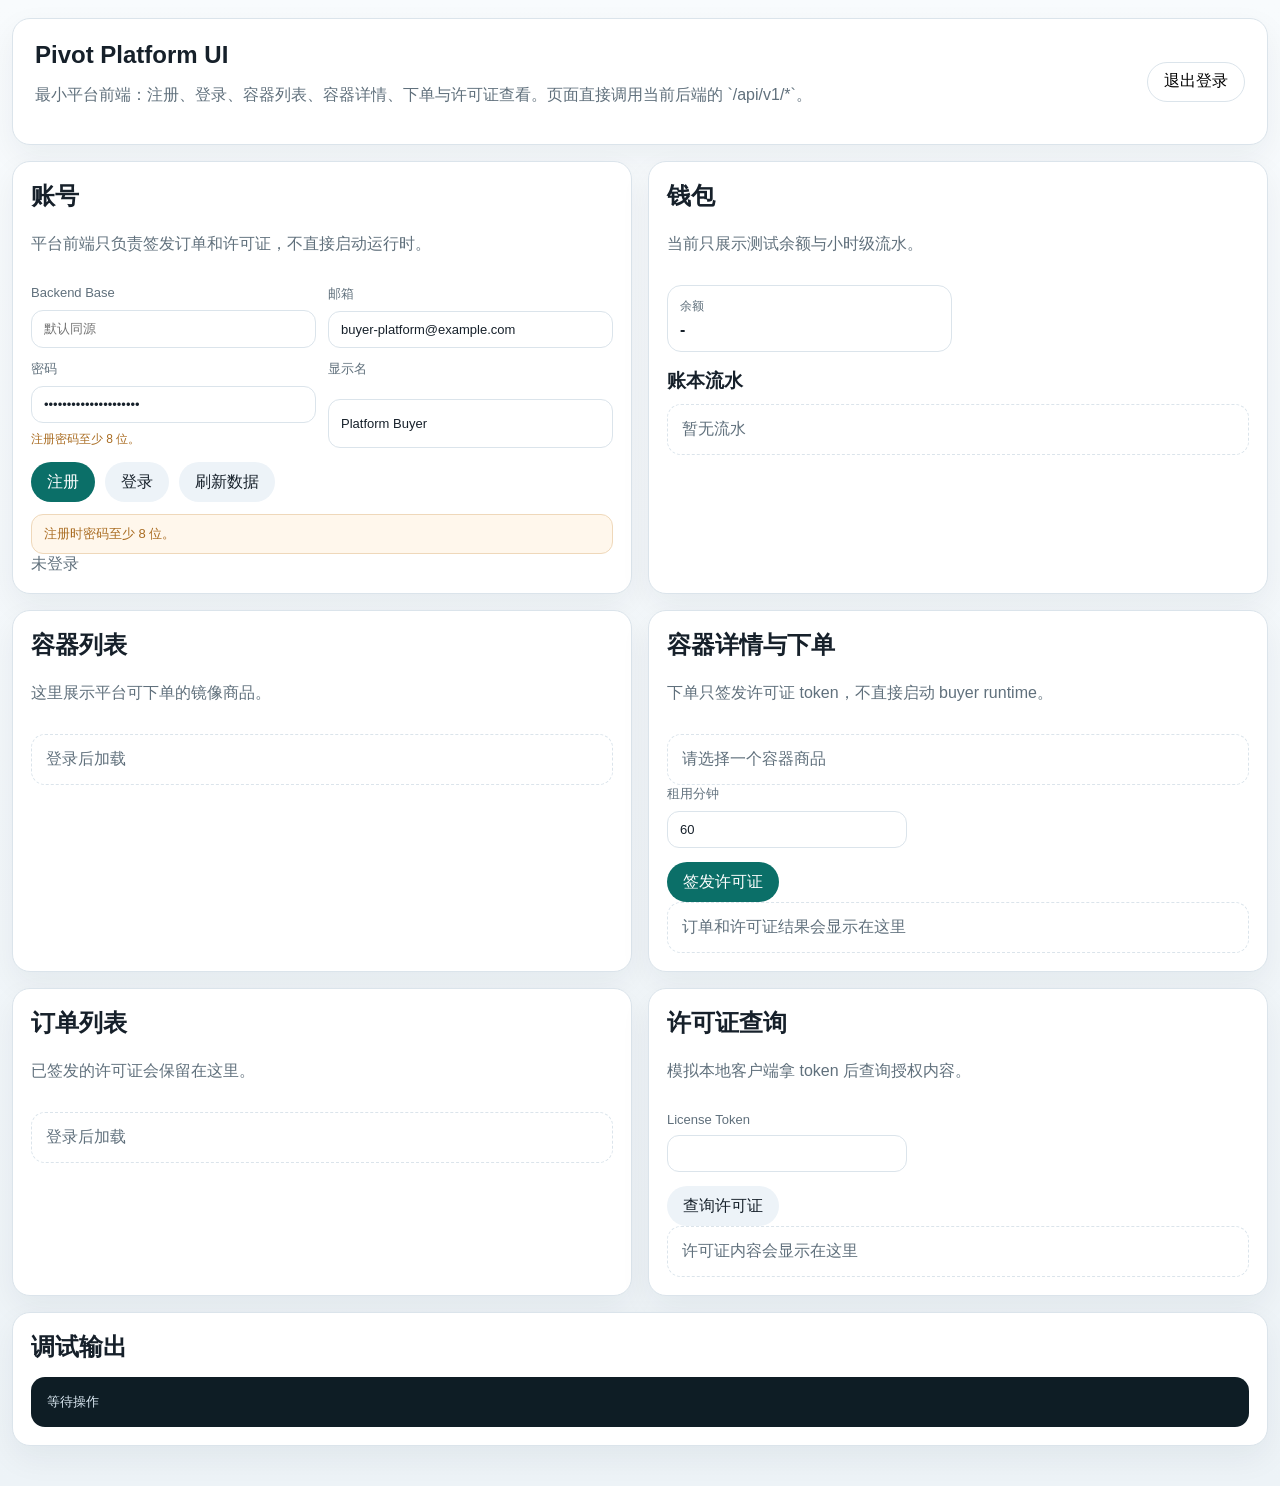
<file: frontend/index.html>
<!doctype html>
<html lang="zh-CN">
<head>
  <meta charset="utf-8" />
  <meta name="viewport" content="width=device-width, initial-scale=1" />
  <title>Pivot Platform UI</title>
  <link rel="stylesheet" href="./styles.css" />
</head>
<body>
  <main class="app-shell">
    <section class="hero">
      <div>
        <h1>Pivot Platform UI</h1>
        <p>最小平台前端：注册、登录、容器列表、容器详情、下单与许可证查看。页面直接调用当前后端的 `/api/v1/*`。</p>
      </div>
      <div class="hero-actions">
        <button id="logout_btn" class="ghost">退出登录</button>
      </div>
    </section>

    <div class="layout">
      <section class="panel auth-panel">
        <div class="panel-head">
          <h2>账号</h2>
          <p>平台前端只负责签发订单和许可证，不直接启动运行时。</p>
        </div>
        <div class="form-grid">
          <label>
            Backend Base
            <input id="backend_base" value="" placeholder="默认同源" />
          </label>
          <label>
            邮箱
            <input id="email" value="buyer-platform@example.com" />
          </label>
          <label>
            密码
            <input id="password" type="password" value="super-secret-password" minlength="8" autocomplete="new-password" />
            <span class="field-note">注册密码至少 8 位。</span>
          </label>
          <label>
            显示名
            <input id="display_name" value="Platform Buyer" />
          </label>
        </div>
        <div class="button-row">
          <button id="register_btn" class="primary">注册</button>
          <button id="login_btn" class="secondary">登录</button>
          <button id="refresh_btn" class="secondary">刷新数据</button>
        </div>
        <div id="auth_feedback" class="feedback" aria-live="polite">注册时密码至少 8 位。</div>
        <div id="auth_status" class="muted">未登录</div>
      </section>

      <section class="panel wallet-panel">
        <div class="panel-head">
          <h2>钱包</h2>
          <p>当前只展示测试余额与小时级流水。</p>
        </div>
        <div id="wallet_summary" class="stat-grid">
          <div class="stat-card">
            <span class="stat-label">余额</span>
            <strong id="wallet_balance">-</strong>
          </div>
        </div>
        <div class="subpanel">
          <h3>账本流水</h3>
          <div id="ledger_list" class="list empty">登录后加载</div>
        </div>
      </section>
    </div>

    <div class="layout">
      <section class="panel">
        <div class="panel-head">
          <h2>容器列表</h2>
          <p>这里展示平台可下单的镜像商品。</p>
        </div>
        <div id="offer_list" class="list empty">登录后加载</div>
      </section>

      <section class="panel">
        <div class="panel-head">
          <h2>容器详情与下单</h2>
          <p>下单只签发许可证 token，不直接启动 buyer runtime。</p>
        </div>
        <div id="offer_detail" class="detail empty">请选择一个容器商品</div>
        <div class="form-grid compact">
          <label>
            租用分钟
            <input id="order_minutes" type="number" min="1" max="720" value="60" />
          </label>
        </div>
        <div class="button-row">
          <button id="order_btn" class="primary">签发许可证</button>
        </div>
        <div id="order_result" class="detail empty">订单和许可证结果会显示在这里</div>
      </section>
    </div>

    <div class="layout">
      <section class="panel">
        <div class="panel-head">
          <h2>订单列表</h2>
          <p>已签发的许可证会保留在这里。</p>
        </div>
        <div id="order_list" class="list empty">登录后加载</div>
      </section>

      <section class="panel">
        <div class="panel-head">
          <h2>许可证查询</h2>
          <p>模拟本地客户端拿 token 后查询授权内容。</p>
        </div>
        <div class="form-grid compact">
          <label class="wide">
            License Token
            <input id="license_token" />
          </label>
        </div>
        <div class="button-row">
          <button id="redeem_btn" class="secondary">查询许可证</button>
        </div>
        <div id="license_result" class="detail empty">许可证内容会显示在这里</div>
      </section>
    </div>

    <section class="panel">
      <div class="panel-head">
        <h2>调试输出</h2>
      </div>
      <pre id="debug_output">等待操作</pre>
    </section>
  </main>

  <script src="./app.js"></script>
</body>
</html>
</file>
<file: frontend/styles.css>
:root {
  --bg: #f2f5f7;
  --panel: #ffffff;
  --ink: #16202a;
  --muted: #60707c;
  --line: #dbe4eb;
  --accent: #0b6f68;
  --accent-2: #1558b0;
  --warn: #aa6d23;
  --ok: #1c7c52;
}

* { box-sizing: border-box; }
body {
  margin: 0;
  font-family: "Segoe UI", "PingFang SC", "Microsoft YaHei", sans-serif;
  color: var(--ink);
  background: linear-gradient(180deg, #f8fbfd, #edf3f7);
}

.app-shell {
  width: min(1280px, calc(100vw - 24px));
  margin: 18px auto 40px;
  display: grid;
  gap: 16px;
}

.hero, .panel {
  background: var(--panel);
  border: 1px solid var(--line);
  border-radius: 18px;
  box-shadow: 0 12px 32px rgba(13, 35, 53, 0.06);
}

.hero {
  padding: 22px;
  display: flex;
  align-items: center;
  justify-content: space-between;
  gap: 16px;
}

.hero h1, .panel h2, .panel h3 { margin: 0; }
.hero p, .panel p, .muted { color: var(--muted); }

.layout {
  display: grid;
  grid-template-columns: 1fr 1fr;
  gap: 16px;
}

.panel { padding: 18px; }
.panel-head { display: grid; gap: 6px; margin-bottom: 14px; }

.form-grid {
  display: grid;
  grid-template-columns: repeat(2, minmax(0, 1fr));
  gap: 12px;
}

.form-grid.compact {
  grid-template-columns: minmax(180px, 240px);
}

.wide { grid-column: 1 / -1; }

label {
  display: grid;
  gap: 8px;
  font-size: 13px;
  color: var(--muted);
}

.field-note {
  font-size: 12px;
  color: var(--warn);
}

input {
  width: 100%;
  padding: 10px 12px;
  border: 1px solid var(--line);
  border-radius: 12px;
  font: inherit;
  color: var(--ink);
  background: #fff;
}

.button-row {
  display: flex;
  flex-wrap: wrap;
  gap: 10px;
  margin-top: 14px;
}

.feedback {
  margin-top: 12px;
  padding: 10px 12px;
  border-radius: 12px;
  background: #fff7ec;
  color: var(--warn);
  border: 1px solid #efd8ba;
  font-size: 13px;
}

.feedback.info {
  background: #eef6ff;
  color: var(--accent-2);
  border-color: #c9dbf2;
}

.feedback.error {
  background: #fff1f1;
  color: #a03d3d;
  border-color: #edc5c5;
}

button {
  border: 0;
  border-radius: 999px;
  min-height: 40px;
  padding: 0 16px;
  font: inherit;
  cursor: pointer;
}

.primary { background: var(--accent); color: #fff; }
.secondary { background: #edf3f8; color: var(--ink); }
.ghost { background: transparent; border: 1px solid var(--line); }

.list, .detail {
  display: grid;
  gap: 10px;
}

.empty {
  padding: 14px;
  border: 1px dashed var(--line);
  border-radius: 14px;
  color: var(--muted);
}

.item {
  border: 1px solid var(--line);
  border-radius: 14px;
  padding: 12px;
  display: grid;
  gap: 8px;
}

.item-row {
  display: flex;
  justify-content: space-between;
  gap: 12px;
}

.badge {
  display: inline-flex;
  align-items: center;
  padding: 4px 10px;
  border-radius: 999px;
  background: #eef4f8;
  font-size: 12px;
}

.badge.ok { color: var(--ok); }
.badge.warn { color: var(--warn); }

.stat-grid {
  display: grid;
  grid-template-columns: repeat(2, minmax(0,1fr));
  gap: 12px;
}

.stat-card {
  border: 1px solid var(--line);
  border-radius: 14px;
  padding: 12px;
  display: grid;
  gap: 6px;
}

.stat-label {
  font-size: 12px;
  color: var(--muted);
}

.subpanel {
  margin-top: 16px;
  display: grid;
  gap: 10px;
}

pre {
  margin: 0;
  padding: 16px;
  border-radius: 14px;
  background: #0e1d25;
  color: #dbe9f3;
  white-space: pre-wrap;
  word-break: break-word;
  overflow: auto;
}

@media (max-width: 960px) {
  .layout,
  .form-grid {
    grid-template-columns: 1fr;
  }

  .wide {
    grid-column: auto;
  }
}
</file>
